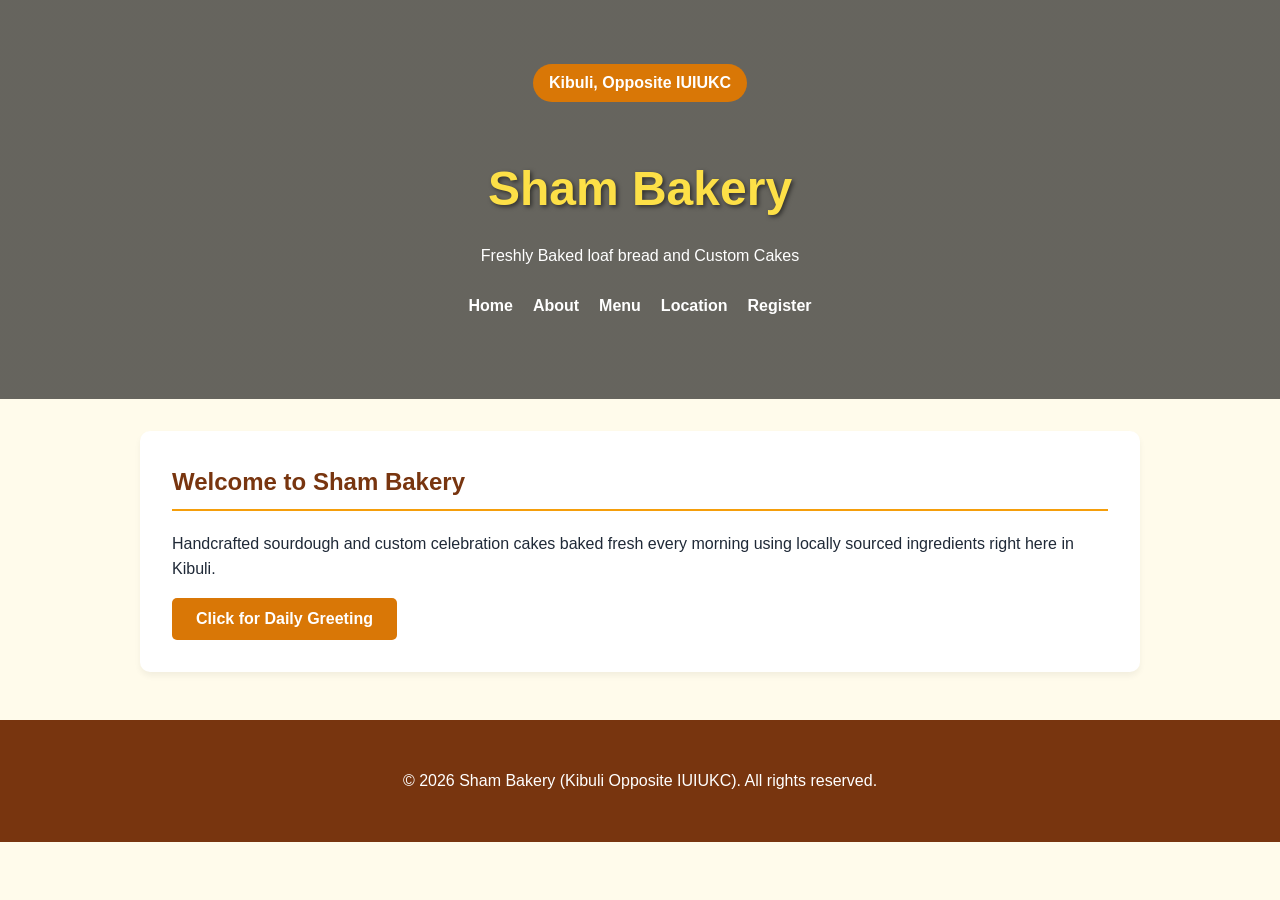
<file: web/index.html>
<!doctype html>
<html lang="en">
  <head>
    <meta charset="UTF-8" />
    <meta name="viewport" content="width=device-width, initial-scale=1.0" />
    <title>Sham Bakery - Kibuli Opposite IUIUKC</title>
    <link rel="stylesheet" href="style.css" />
  </head>
  <body>
    <header>
      <div class="badge">Kibuli, Opposite IUIUKC</div>
      <h1>Sham Bakery</h1>
      <p>Freshly Baked loaf bread and Custom Cakes</p>

      <nav>
        <ul>
          <li><a href="index.html">Home</a></li>
          <li><a href="about.html">About</a></li>
          <li><a href="menu.html">Menu</a></li>
          <li><a href="location.html">Location</a></li>
          <li><a href="register.html">Register</a></li>
        </ul>
      </nav>
    </header>
    <div class="container">
      <div class="card">
        <h2>Welcome to Sham Bakery</h2>
        <p>
          Handcrafted sourdough and custom celebration cakes baked fresh every
          morning using locally sourced ingredients right here in Kibuli.
        </p>
        <button
          class="btn"
          onclick="alert('Welcome to Sham Bakery! Grab a fresh pastry today.')"
        >
          Click for Daily Greeting
        </button>
      </div>
    </div>
    <footer>
      <p>
        &copy; 2026 Sham Bakery (Kibuli Opposite IUIUKC). All rights reserved.
      </p>
    </footer>
  </body>
</html>
</file>
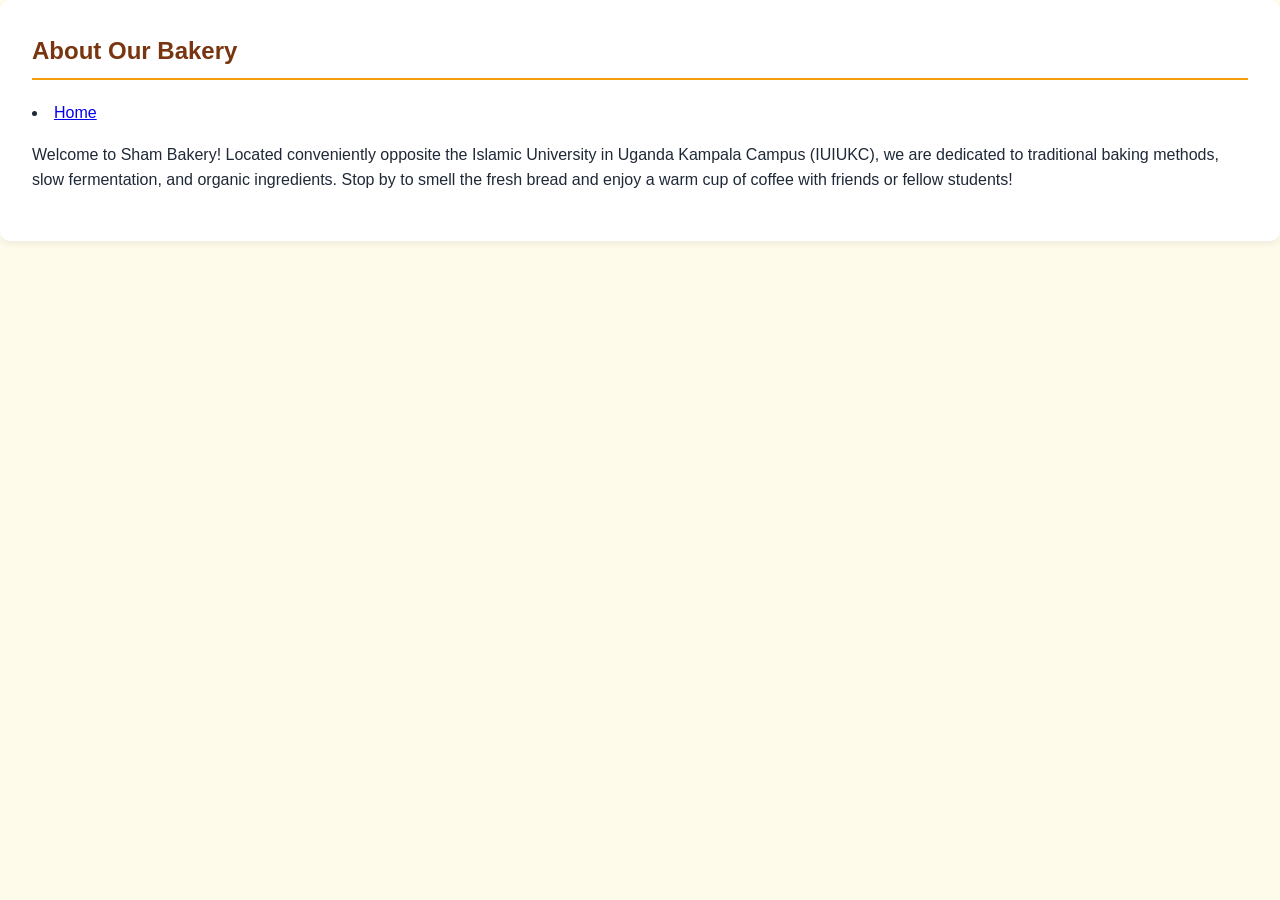
<file: web/about.html>
<!doctype html>
<html lang="en">
  <head>
    <meta charset="UTF-8" />
    <meta name="viewport" content="width=device-width, initial-scale=1.0" />
    <title>About Our Bakery</title>
    <div id="about" class="card">
      <h2>About Our Bakery</h2>
      <li><a href="#home">Home</a></li>
      <link rel="stylesheet" href="style.css" />
      <p>
        Welcome to Sham Bakery! Located conveniently opposite the Islamic
        University in Uganda Kampala Campus (IUIUKC), we are dedicated to
        traditional baking methods, slow fermentation, and organic ingredients.
        Stop by to smell the fresh bread and enjoy a warm cup of coffee with
        friends or fellow students!
      </p>
    </div>
  </head>
  <body></body>
</html>
</file>
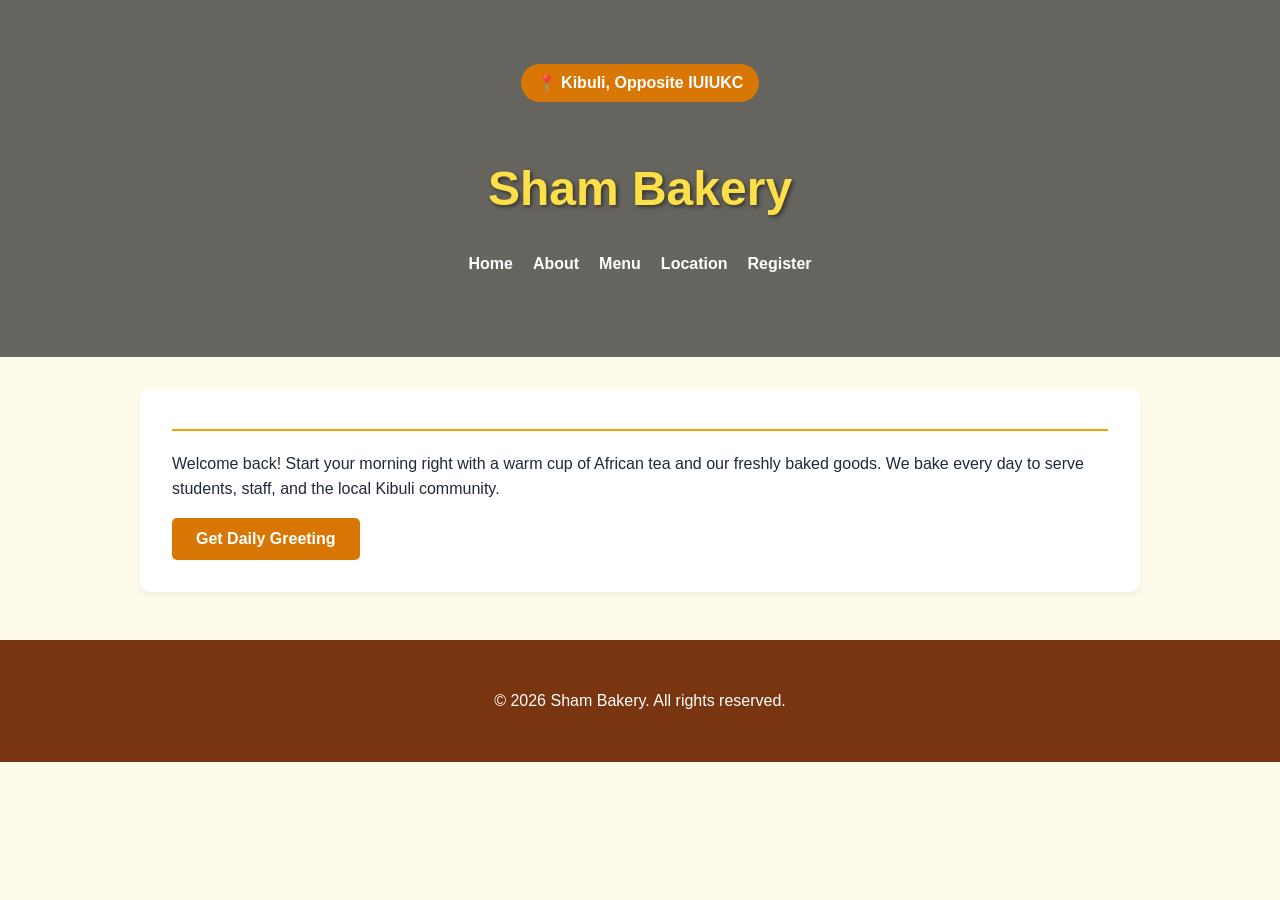
<file: web/home.html>
<!doctype html>
<html lang="en">
  <head>
    <meta charset="UTF-8" />
    <title>Home - Sham Bakery</title>
    <link rel="stylesheet" href="style.css" />
  </head>
  <body>
    <header>
      <div class="badge">📍 Kibuli, Opposite IUIUKC</div>
      <h1>Sham Bakery</h1>
      <nav>
        <ul>
          <li><a href="home.html">Home</a></li>
          <li><a href="about.html">About</a></li>
          <li><a href="menu.html">Menu</a></li>
          <li><a href="location.html">Location</a></li>
          <li><a href="register.html">Register</a></li>
        </ul>
      </nav>
    </header>

    <div class="container">
      <div class="card">
        <h2></h2>
        <p>
          Welcome back! Start your morning right with a warm cup of African tea
          and our freshly baked goods. We bake every day to serve students,
          staff, and the local Kibuli community.
        </p>
        <button
          class="btn"
          onclick="
            alert('Good morning from Sham Bakery! Have a wonderful day ahead.')
          "
        >
          Get Daily Greeting
        </button>
      </div>
    </div>

    <footer>
      <p>&copy; 2026 Sham Bakery. All rights reserved.</p>
    </footer>
  </body>
</html>
</file>
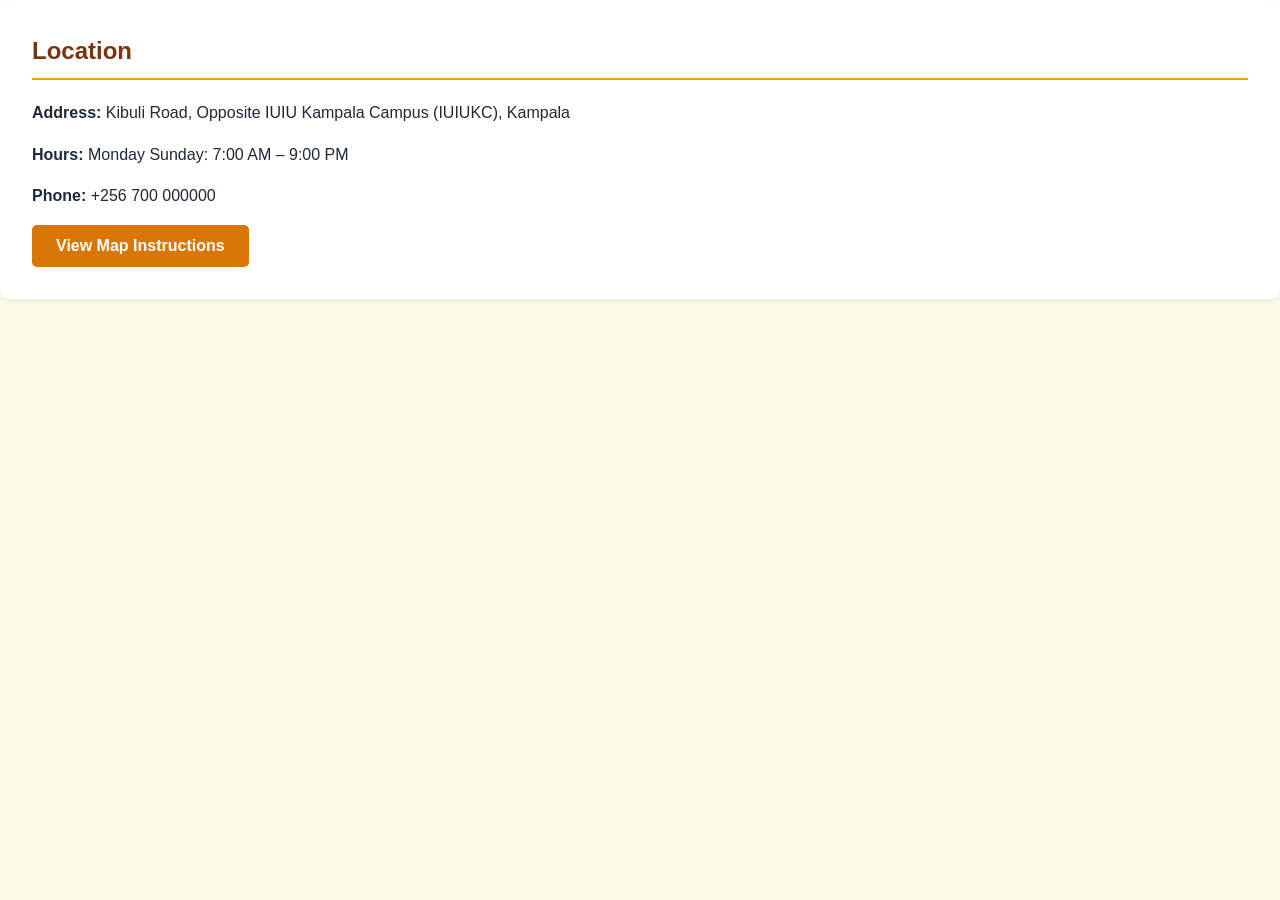
<file: web/location.html>
<!doctype html>
<html lang="en">
  <head>
    <meta charset="UTF-8" />
    <meta name="viewport" content="width='device-width', initial-scale=1.0" />
    <title>Document</title>
    <div id="location" class="card">
      <h2>Location</h2>
      <link rel="stylesheet" href="style.css" />
      <p>
        <strong>Address:</strong> Kibuli Road, Opposite IUIU Kampala Campus
        (IUIUKC), Kampala
      </p>
      <p><strong>Hours:</strong> Monday Sunday: 7:00 AM – 9:00 PM</p>
      <p><strong>Phone:</strong> +256 700 000000</p>
      <button class="btn" onclick="showMapAlert()">
        View Map Instructions
      </button>
    </div>
  </head>
  <body></body>
</html>
</file>
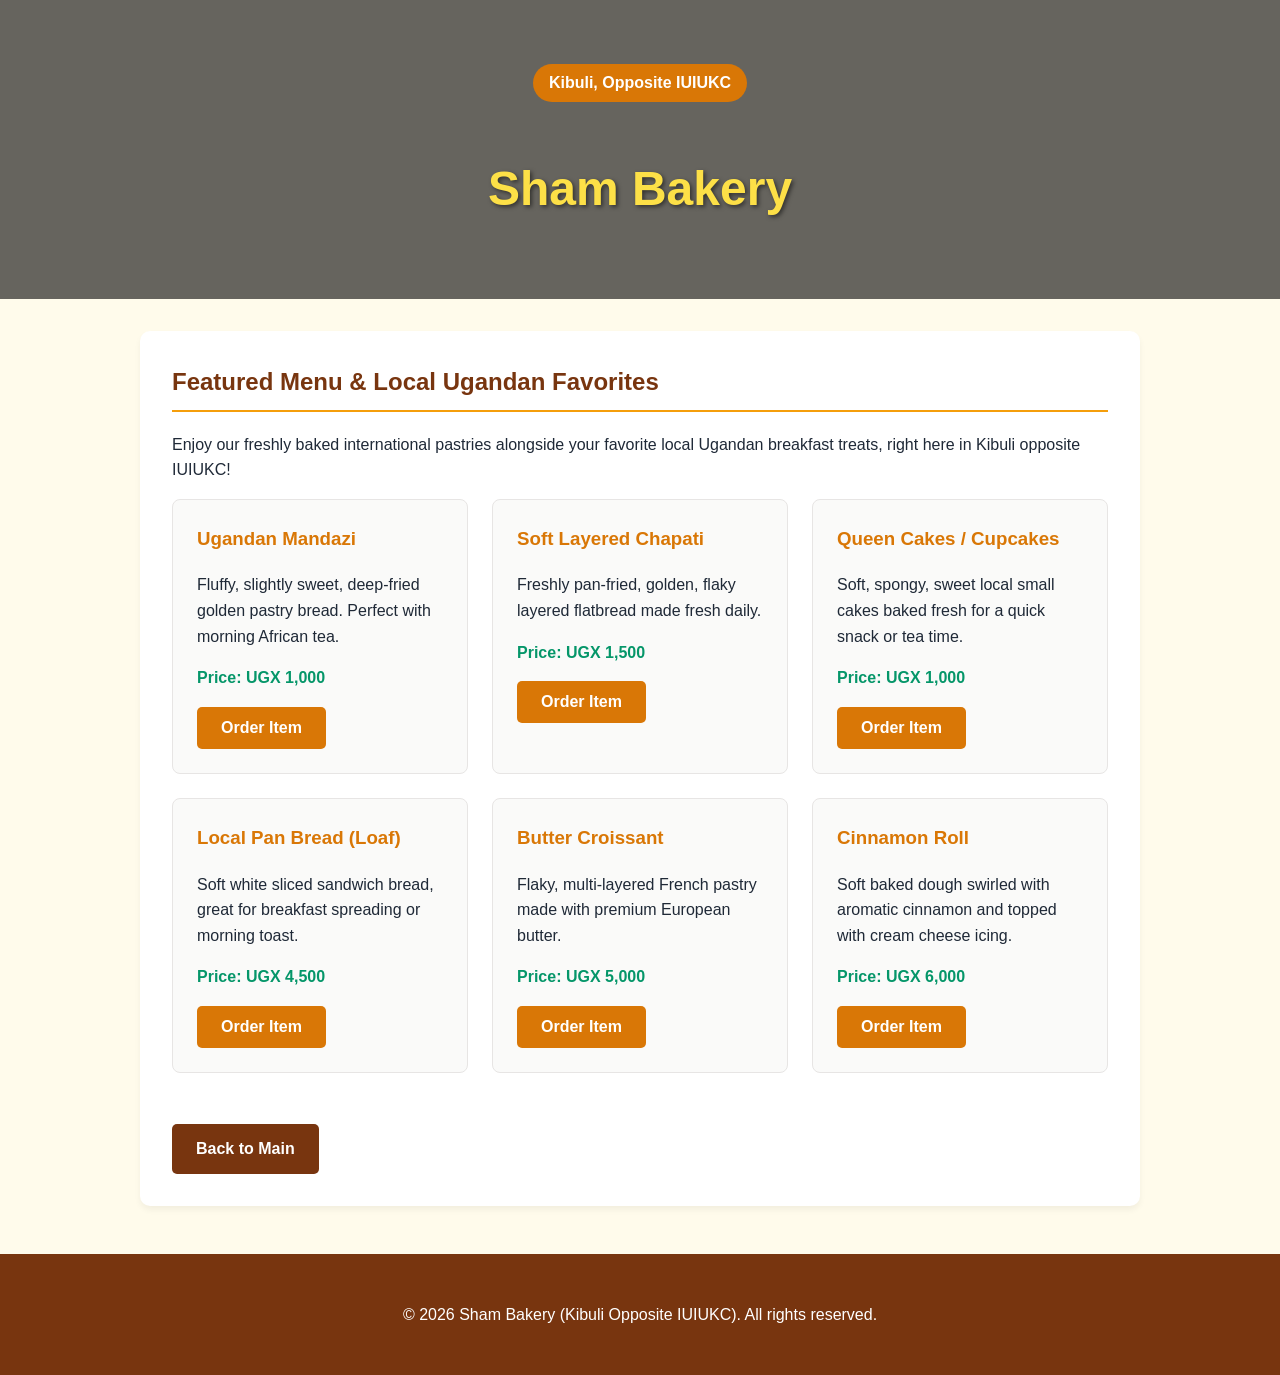
<file: web/menu.html>
<!doctype html>
<html lang="en">
  <head>
    <meta charset="UTF-8" />
    <title>Menu - Sham Bakery</title>
    <link rel="stylesheet" href="style.css" />
  </head>
  <body>
    <header>
      <div class="badge">Kibuli, Opposite IUIUKC</div>
      <h1>Sham Bakery</h1>
    </header>

    <div class="container">
      <div class="card">
        <h2>Featured Menu & Local Ugandan Favorites</h2>
        <p>
          Enjoy our freshly baked international pastries alongside your favorite
          local Ugandan breakfast treats, right here in Kibuli opposite IUIUKC!
        </p>

        <div class="menu-grid">
          <div class="menu-item">
            <h3>Ugandan Mandazi</h3>
            <p>
              Fluffy, slightly sweet, deep-fried golden pastry bread. Perfect
              with morning African tea.
            </p>
            <p class="price">Price: UGX 1,000</p>
            <button
              class="btn"
              onclick="alert('You selected Ugandan Mandazi!')"
            >
              Order Item
            </button>
          </div>
          <div class="menu-item">
            <h3>Soft Layered Chapati</h3>
            <p>
              Freshly pan-fried, golden, flaky layered flatbread made fresh
              daily.
            </p>
            <p class="price">Price: UGX 1,500</p>
            <button
              class="btn"
              onclick="alert('You selected Soft Layered Chapati!')"
            >
              Order Item
            </button>
          </div>

          <!-- Local Ugandan Item 3 -->
          <div class="menu-item">
            <h3>Queen Cakes / Cupcakes</h3>
            <p>
              Soft, spongy, sweet local small cakes baked fresh for a quick
              snack or tea time.
            </p>
            <p class="price">Price: UGX 1,000</p>
            <button class="btn" onclick="alert('You selected Queen Cakes!')">
              Order Item
            </button>
          </div>

          <div class="menu-item">
            <h3>Local Pan Bread (Loaf)</h3>
            <p>
              Soft white sliced sandwich bread, great for breakfast spreading or
              morning toast.
            </p>
            <p class="price">Price: UGX 4,500</p>
            <button
              class="btn"
              onclick="alert('You selected Local Pan Bread!')"
            >
              Order Item
            </button>
          </div>
          <div class="menu-item">
            <h3>Butter Croissant</h3>
            <p>
              Flaky, multi-layered French pastry made with premium European
              butter.
            </p>
            <p class="price">Price: UGX 5,000</p>
            <button
              class="btn"
              onclick="alert('You selected Butter Croissant!')"
            >
              Order Item
            </button>
          </div>

          <div class="menu-item">
            <h3>Cinnamon Roll</h3>
            <p>
              Soft baked dough swirled with aromatic cinnamon and topped with
              cream cheese icing.
            </p>
            <p class="price">Price: UGX 6,000</p>
            <button class="btn" onclick="alert('You selected Cinnamon Roll!')">
              Order Item
            </button>
          </div>
        </div>

        <br /><br />
        <a
          href="index.html"
          class="btn"
          style="background-color: var(--secondary)"
          >Back to Main</a
        >
      </div>
    </div>

    <footer>
      <p>
        &copy; 2026 Sham Bakery (Kibuli Opposite IUIUKC). All rights reserved.
      </p>
    </footer>
  </body>
</html>
</file>
<file: web/style.css>
:root {
  --primary: #d97706;
  --secondary: #78350f;
  --accent: #f59e0b;
  --bg-color: #fffbeb;
  --text-color: #1f2937;
}

body {
  font-family: "Segoe UI", Tahoma, Geneva, Verdana, sans-serif;
  background-color: var(--bg-color);
  color: var(--text-color);
  margin: 0;
  padding: 0;
  line-height: 1.6;
}

header {
  background:
    linear-gradient(rgba(0, 0, 0, 0.6), rgba(0, 0, 0, 0.6)),
    url("https://upload.wikimedia.org/wikipedia/commons/7/71/Anadama_bread_(1).jpg")
      center/cover;
  color: white;
  text-align: center;
  padding: 4rem 1rem;
}

header h1 {
  color: #fde047;
  font-size: 3rem;
  margin-bottom: 0.5rem;
  text-shadow: 2px 2px 4px rgba(0, 0, 0, 0.5);
}

.badge {
  background-color: var(--primary);
  color: white;
  padding: 0.4rem 1rem;
  border-radius: 20px;
  font-weight: bold;
  display: inline-block;
  margin-bottom: 1rem;
}

nav ul {
  list-style: none;
  padding: 0;
  display: flex;
  justify-content: center;
  gap: 20px;
  margin-top: 1.5rem;
}

nav ul li a {
  color: white;
  text-decoration: none;
  font-weight: 600;
  transition: color 0.3s;
}

nav ul li a:hover {
  color: var(--accent);
}

.container {
  max-width: 1000px;
  margin: 2rem auto;
  padding: 0 1rem;
}

.card {
  background: white;
  border-radius: 10px;
  box-shadow: 0 4px 6px rgba(0, 0, 0, 0.05);
  padding: 2rem;
  margin-bottom: 2rem;
}

h2 {
  color: var(--secondary);
  border-bottom: 2px solid var(--accent);
  padding-bottom: 0.5rem;
  margin-top: 0;
}

.menu-grid {
  display: grid;
  grid-template-columns: repeat(auto-fit, minmax(280px, 1fr));
  gap: 1.5rem;
  margin-top: 1rem;
}

.menu-item {
  background: #fafaf9;
  border: 1px solid #e7e5e4;
  padding: 1.5rem;
  border-radius: 8px;
}

.menu-item h3 {
  margin-top: 0;
  color: var(--primary);
}

.price {
  font-weight: bold;
  color: #059669;
}

.btn {
  background-color: var(--primary);
  color: white;
  border: none;
  padding: 0.75rem 1.5rem;
  border-radius: 5px;
  font-size: 1rem;
  cursor: pointer;
  font-weight: bold;
  transition: background 0.3s;
  text-decoration: none;
  display: inline-block;
}

.btn:hover {
  background-color: #b45309;
}

.btn-warning {
  background-color: #dc2626;
}

.btn-warning:hover {
  background-color: #b91c1c;
}

.form-group {
  margin-bottom: 1rem;
}

.form-group label {
  display: block;
  margin-bottom: 0.5rem;
  font-weight: 600;
}

.form-group input,
.form-group textarea {
  width: 100%;
  padding: 0.75rem;
  border: 1px solid #d1d5db;
  border-radius: 5px;
  box-sizing: border-box;
}

.alert-box {
  padding: 1rem;
  background-color: #fef2f2;
  border: 1px solid #f87171;
  color: #991b1b;
  border-radius: 5px;
  margin-bottom: 1rem;
  display: none;
}

footer {
  text-align: center;
  padding: 2rem;
  background: var(--secondary);
  color: white;
  margin-top: 3rem;
}
</file>
